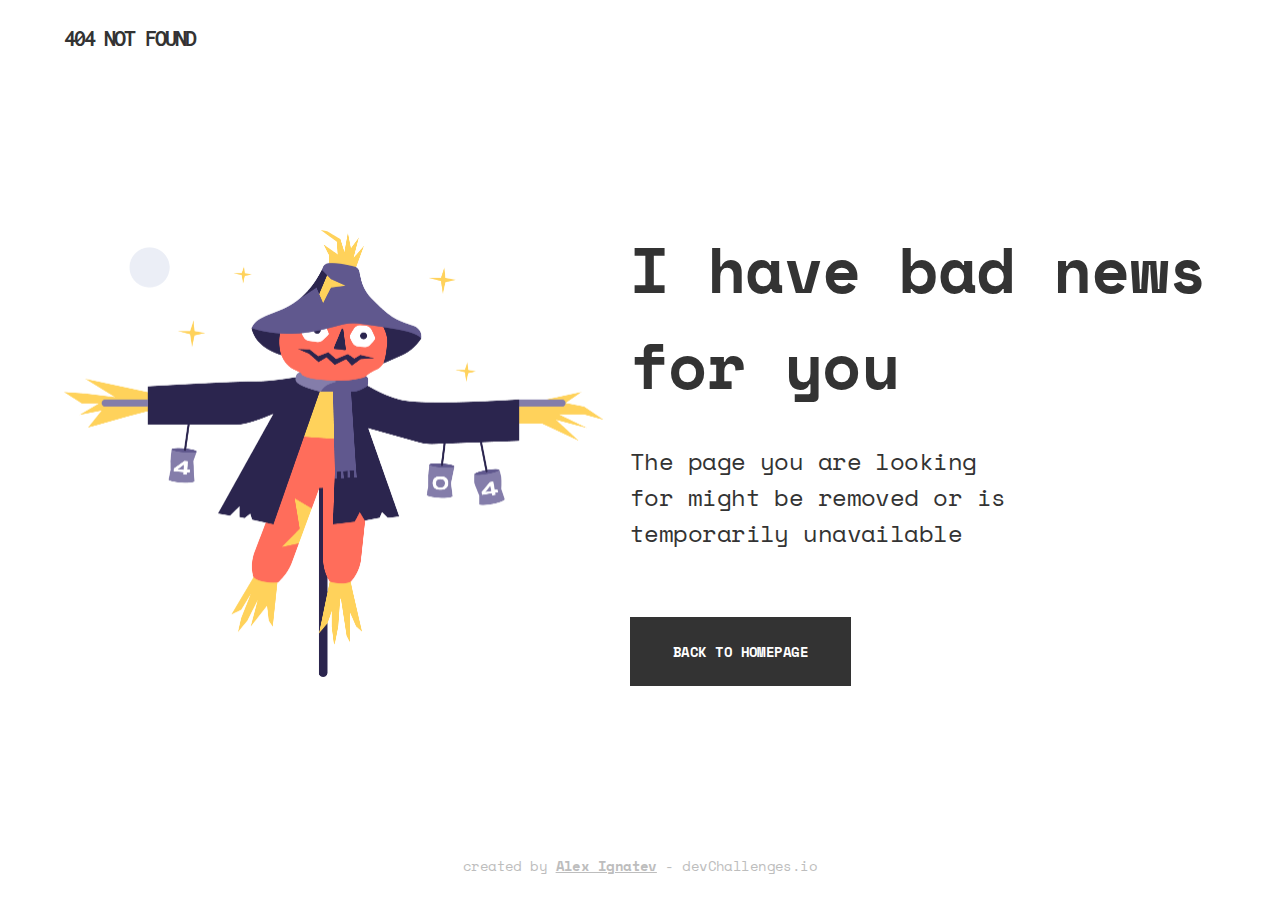
<file: 00-404-not-found/index.html>
<!DOCTYPE html>
<html lang="en">
  <head>
    <meta charset="utf-8" />
    <meta
      name="viewport"
      content="width=device-width, initial-scale=1,
  maximum-scale=5"
    />
    <link rel="icon" href="devchallenges.png" />
    <link
      rel="shortcut icon"
      type="image/x-icon"
      href="https://devchallenges.io/"
    />
    <link
      href="https://fonts.googleapis.com/css2?family=Inconsolata:wght@400;700&family=Space+Mono:wght@400;700&display=swap"
      rel="stylesheet"
    />
    <link rel="stylesheet" href="style.css" />
    <title>Devchallenges</title>
  </head>
  <body>
    <div class="container">
      <header>404 not found</header>
      <main>
        <div class="hero-img">
          <img src="Scarecrow.png" alt="scarecrow" />
        </div>
        <div class="content">
          <h1>I have bad news for you</h1>
          <p>
            The page you are looking for might be removed or is temporarily
            unavailable
          </p>
          <a class="btn" href="#">Back to homepage</a>
        </div>
      </main>
      <footer>
        created by <a href="https://github.com/alexign473">Alex Ignatev</a> -
        devChallenges.io
      </footer>
    </div>
  </body>
</html>
</file>
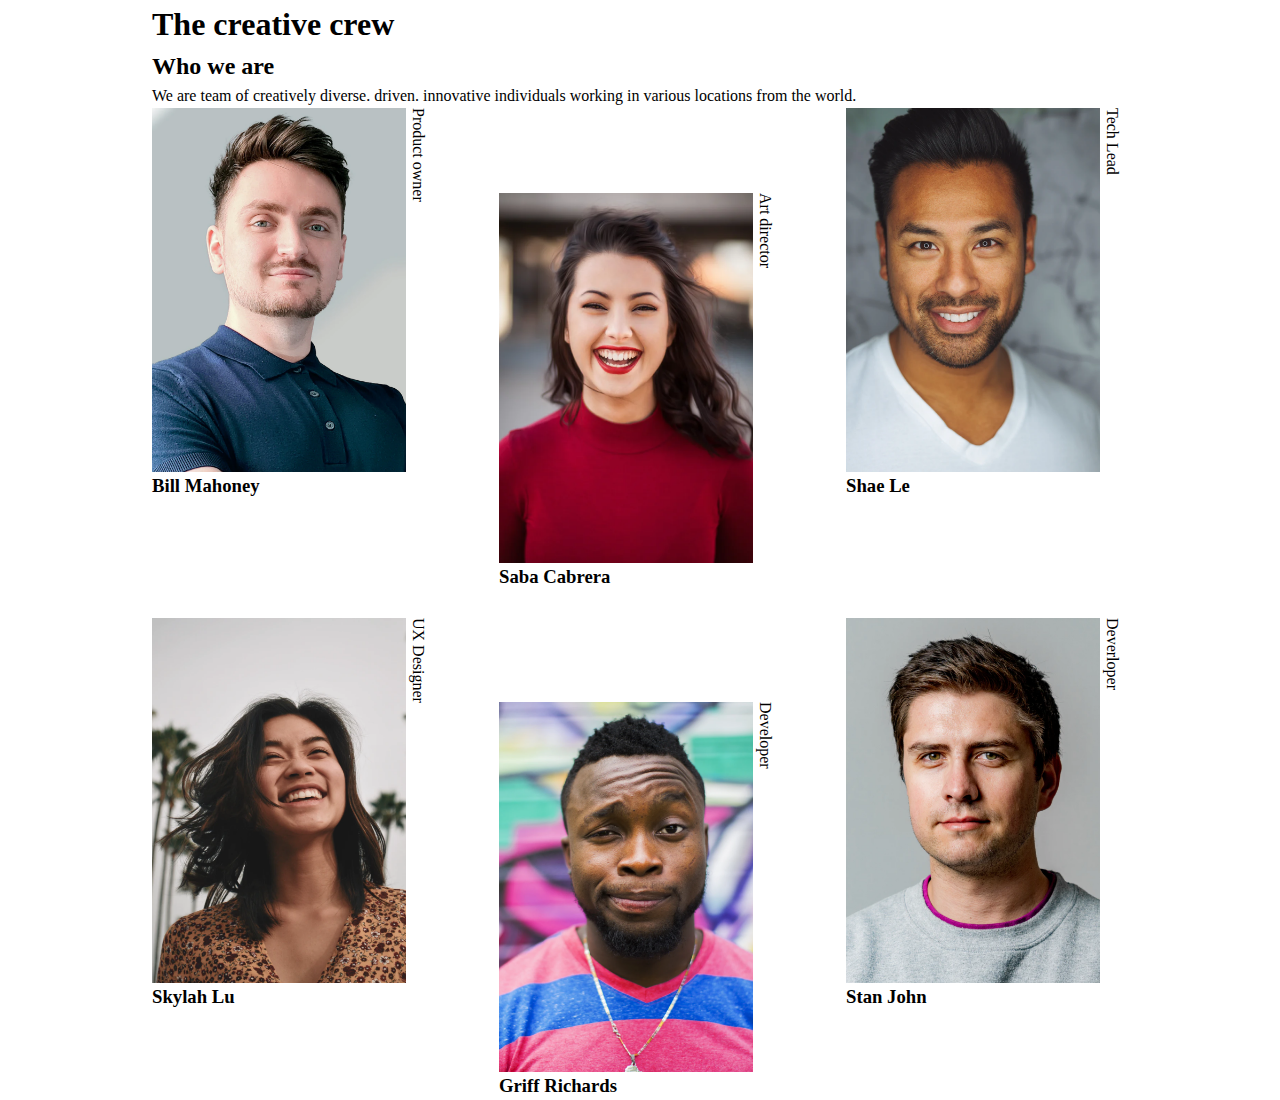
<file: 01-my-team-page/index.html>
<!DOCTYPE html>
<html lang="en">
  <head>
    <meta charset="utf-8" />
    <meta
      name="viewport"
      content="width=device-width, initial-scale=1,
  maximum-scale=5"
    />
    <link rel="icon" href="devchallenges.png" />
    <link
      rel="shortcut icon"
      type="image/x-icon"
      href="https://devchallenges.io/"
    />
    <link rel="stylesheet" href="style.css" />
    <link
      href="https://fonts.googleapis.com/css2?family=PT+Serif:wght@400;700&family=Poppins:wght@400;600&display=swap"
      rel="stylesheet"
    />
    <title>Devchallenges</title>
  </head>
  <body>
    <div class="container">
      <header>
        <div><h1>The creative crew</h1></div>
        <div>
          <h2>Who we are</h2>
          <p>
            We are team of creatively diverse. driven. innovative individuals
            working in various locations from the world.
          </p>
        </div>
      </header>
      <main class="grid">
        <div class="item">
          <div class="item-img">
            <img src="images/photo1.png" alt="" />
            <p>Product owner</p>
          </div>
          <h3>Bill Mahoney</h3>
        </div>
        <div class="item">
          <div class="item-img">
            <img src="images/photo2.png" alt="" />
            <p>Art director</p>
          </div>
          <h3>Saba Cabrera</h3>
        </div>
        <div class="item">
          <div class="item-img">
            <img src="images/photo3.png" alt="" />
            <p>Tech Lead</p>
          </div>
          <h3>Shae Le</h3>
        </div>
        <div class="item">
          <div class="item-img">
            <img src="images/photo4.png" alt="" />
            <p>UX Designer</p>
          </div>
          <h3>Skylah Lu</h3>
        </div>
        <div class="item">
          <div class="item-img">
            <img src="images/photo5.png" alt="" />
            <p>Developer</p>
          </div>
          <h3>Griff Richards</h3>
        </div>
        <div class="item">
          <div class="item-img">
            <img src="images/photo6.png" alt="" />
            <p>Deverloper</p>
          </div>
          <h3>Stan John</h3>
        </div>
      </main>
    </div>
  </body>
</html>
</file>
<file: 00-404-not-found/style.css>
:root {
  --ff-primary: 'Space Mono', monospace;
  --ff-accent: 'Inconsolata', monospace;
  --c-light: #fff;
  --c-dark: #333;
}

* {
  box-sizing: border-box;
  margin: 0;
  padding: 0;
}

body {
  background-color: var(--c-light);
  color: var(--c-dark);
  font-family: var(--ff-primary);
  line-height: 1.5;
  letter-spacing: -0.035em;
}

a {
  color: inherit;
}

img {
  display: block;
  max-width: 100%;
}

.container {
  display: grid;
  grid-template-rows: auto 1fr auto;
  max-width: 1200px;
  min-height: 100vh;
  margin: 0 auto;
  padding-inline: 24px;
}

header {
  padding: 20px 0;
  font-family: var(--ff-accent);
  font-weight: 700;
  font-size: 24px;
  letter-spacing: -0.08em;
  text-transform: uppercase;
}

.hero-img {
  padding: 40px 20px;
}

.content h1 {
  font-weight: 700;
  font-size: 45px;
  margin-bottom: 30px;
}

.content p {
  max-width: 380px;
  font-size: 18px;
  margin-bottom: 66px;
}

.btn {
  display: inline-block;
  padding: 22px 41px;
  background-color: var(--c-dark);
  color: var(--c-light);
  border: 2px solid transparent;
  font-weight: 700;
  font-size: 14px;
  text-transform: uppercase;
  text-decoration: none;
  transition: 0.2s;
}

.btn:hover {
  background-color: var(--c-light);
  color: var(--c-dark);
  border: 2px solid var(--c-dark);
}

footer {
  padding: 24px 0;
  font-size: 14px;
  text-align: center;
  color: #bdbdbd;
}

footer a {
  font-weight: 700;
}

@media (width >= 48em) {
  main {
    display: flex;
    align-items: center;
  }

  .hero-img {
    padding: 0;
    max-width: 540px;
    margin-right: auto;
  }

  .content {
    max-width: 586px;
  }

  .content h1 {
    font-size: 64px;
  }
  .content p {
    font-size: 24px;
  }
}
</file>
<file: 01-my-team-page/style.css>
* {
  box-sizing: border-box;
  margin: 0;
  padding: 0;
}

body {
  line-height: 1.5;
}

img {
  display: block;
  max-width: 100%;
}

.container {
  max-width: 1000px;
  padding-inline: 12px;
  margin: 0 auto;
}

.grid {
  display: grid;
  grid-template-columns: repeat(2, 1fr);
  align-items: flex-start;
  column-gap: 24px;
  row-gap: 10px;
}

.item-img {
  display: flex;
}

.item-img img {
  width: 90%;
}

.item-img p {
  writing-mode: vertical-rl;
  text-orientation: mixed;
}

.item:nth-child(2n) {
  margin-top: 25%;
}

@media (width >= 48em) {
  .grid {
    grid-template-columns: repeat(3, 1fr);
    column-gap: 65px;
    row-gap: 27px;
  }

  .item:nth-child(2n) {
    margin: 0;
  }

  .item:nth-child(3n - 4) {
    margin-top: 30%;
  }
}
</file>
